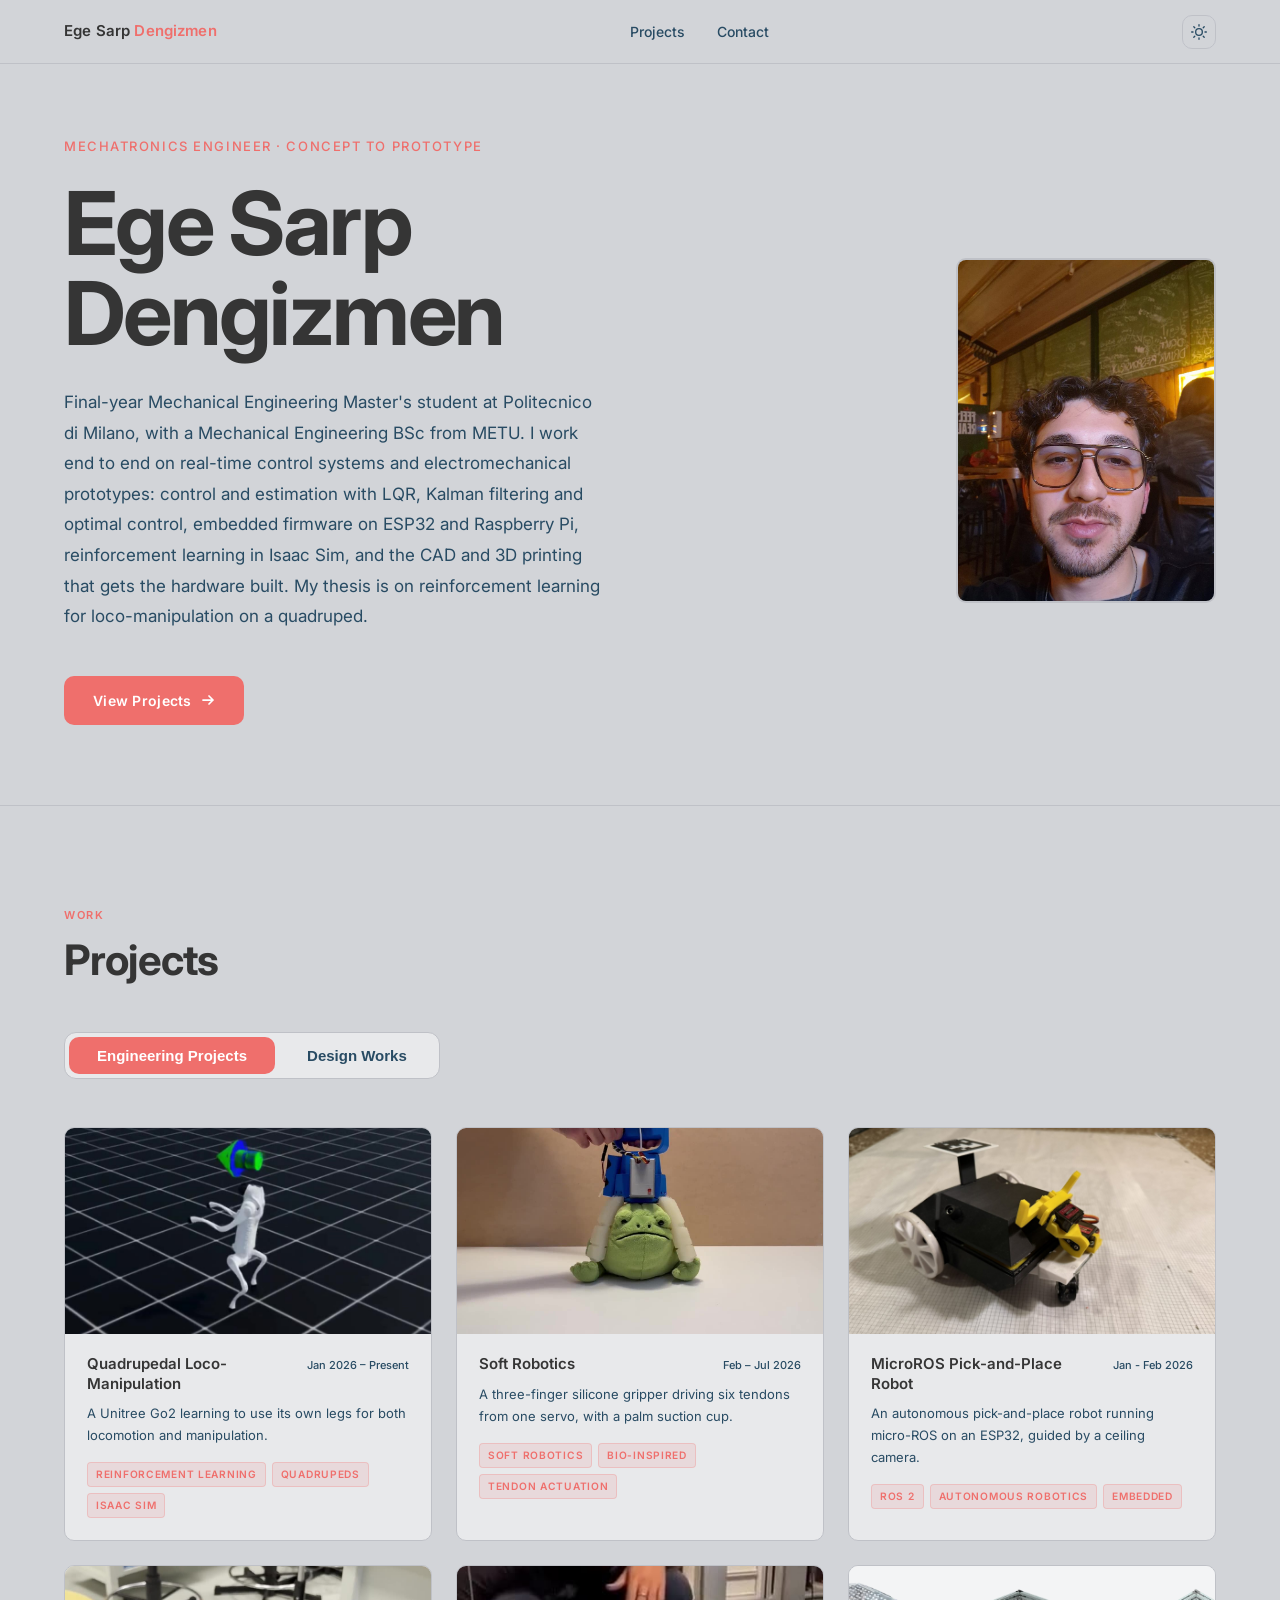
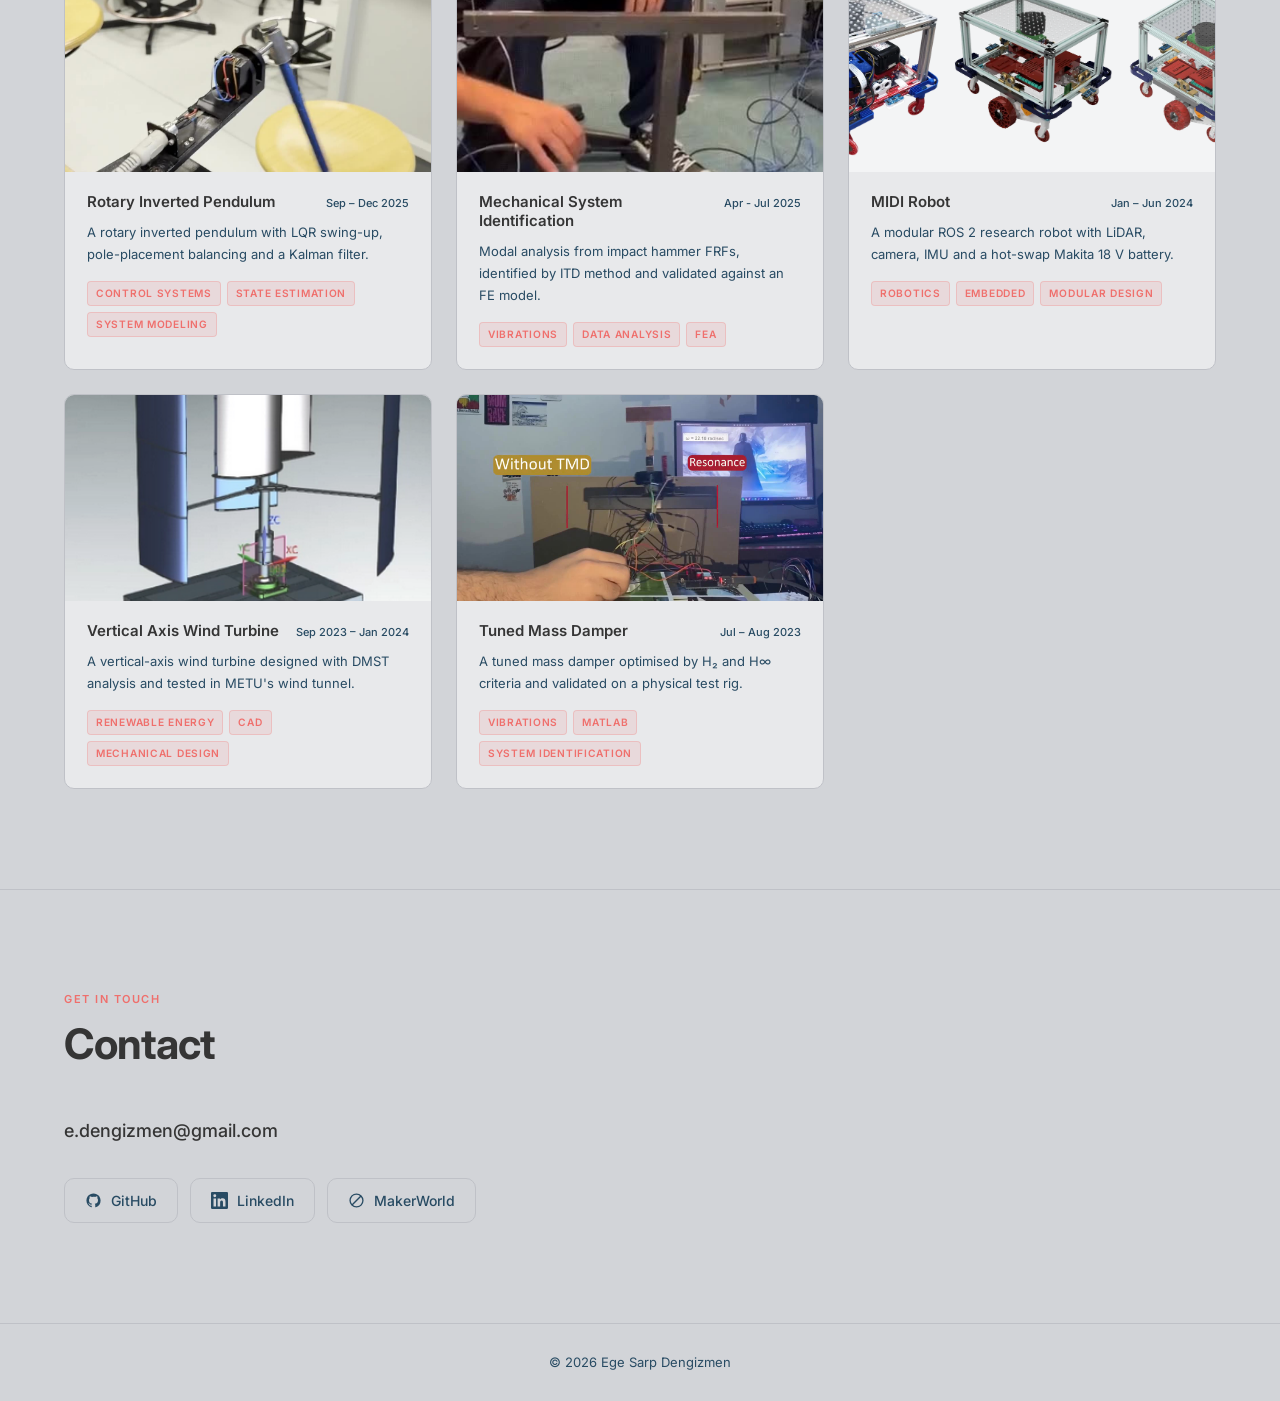
<file: index.html>
<!DOCTYPE html>
<html lang="en">
<head>
  <meta charset="UTF-8" />
  <meta name="viewport" content="width=device-width, initial-scale=1.0" />
  <title>Ege Sarp Dengizmen — Portfolio</title>
  <meta name="description" content="Portfolio of Ege Sarp Dengizmen, mechatronics engineer: CAD, autonomous robotics, machine learning, control systems, 3D printing and embedded integration." />
  <link rel="preconnect" href="https://fonts.googleapis.com" />
  <link rel="preconnect" href="https://fonts.gstatic.com" crossorigin />
  <link href="https://fonts.googleapis.com/css2?family=Inter:wght@300;400;500;600;700&display=swap" rel="stylesheet" />
  <script>(function(){var t=localStorage.getItem('theme');if(t)document.documentElement.setAttribute('data-theme',t);})();</script>

  <style>
    /* ── Design Tokens ────────────────────────────────────────────────────── */
    :root {
      /* colours */
      --bg:           #D2D4D8;
      --surface:      #E8E9EB;
      --surface-2:    #F3F4F5;
      --accent:       #EF6F6C;
      --accent-glow:  rgba(239, 111, 108, 0.12);
      --text:         #353535;
      --text-muted:   #284B63;
      --border:       #BFC1C7;
      --navbar-bg:    rgba(210, 212, 216, 0.92);
      --tag-border:   rgba(239, 111, 108, 0.25);

      /* type */
      --font: 'Inter', system-ui, sans-serif;

      /* layout */
      --nav-h:   64px;
      --max-w:   1200px;
      --gap:     24px;
      --radius:  10px;

      /* motion */
      --ease: 0.22s ease;
    }

    /* ── Dark mode ──────────────────────────────────────────────────────────── */
    [data-theme="dark"] {
      --bg:          #242424;
      --surface:     #353535;
      --surface-2:   #424242;
      --accent:      #98CE00;
      --accent-glow: rgba(152, 206, 0, 0.14);
      --text:        #E8E9EB;
      --text-muted:  #9EA5B0;
      --border:      #484848;
      --navbar-bg:   rgba(36, 36, 36, 0.92);
      --tag-border:  rgba(152, 206, 0, 0.25);
    }
    @media (prefers-color-scheme: dark) {
      :root:not([data-theme="light"]) {
        --bg:          #242424;
        --surface:     #353535;
        --surface-2:   #424242;
        --accent:      #98CE00;
        --accent-glow: rgba(152, 206, 0, 0.14);
        --text:        #E8E9EB;
        --text-muted:  #9EA5B0;
        --border:      #484848;
        --navbar-bg:   rgba(36, 36, 36, 0.92);
        --tag-border:  rgba(152, 206, 0, 0.25);
      }
    }

    /* ── Reset ────────────────────────────────────────────────────────────── */
    *, *::before, *::after { box-sizing: border-box; margin: 0; padding: 0; }
    html { scroll-behavior: smooth; }
    body {
      background: var(--bg);
      color: var(--text);
      font-family: var(--font);
      font-size: 16px;
      line-height: 1.65;
      -webkit-font-smoothing: antialiased;
    }
    a { color: inherit; text-decoration: none; }
    img, video { display: block; width: 100%; }

    /* ── Utilities ────────────────────────────────────────────────────────── */
    .container {
      width: 100%;
      max-width: var(--max-w);
      margin: 0 auto;
      padding: 0 var(--gap);
    }

    /* ── Navbar ───────────────────────────────────────────────────────────── */
    #navbar {
      position: fixed;
      top: 0; left: 0; right: 0;
      height: var(--nav-h);
      background: var(--navbar-bg);
      backdrop-filter: blur(14px);
      -webkit-backdrop-filter: blur(14px);
      border-bottom: 1px solid var(--border);
      z-index: 100;
    }
    #navbar .container {
      height: 100%;
      display: flex;
      align-items: center;
      justify-content: space-between;
    }
    /* SWAP: update your name/logo here */
    .nav-logo {
      font-size: 0.9375rem;
      font-weight: 600;
      letter-spacing: 0.01em;
    }
    .nav-logo span { color: var(--accent); }

    .nav-links {
      display: flex;
      gap: 32px;
      list-style: none;
    }
    .nav-links a {
      font-size: 0.875rem;
      font-weight: 500;
      color: var(--text-muted);
      transition: color var(--ease);
    }
    .nav-links a:hover { color: var(--accent); }

    /* hamburger button */
    .hamburger {
      display: none;
      flex-direction: column;
      justify-content: center;
      gap: 5px;
      background: none;
      border: none;
      cursor: pointer;
      padding: 6px;
    }
    .hamburger span {
      display: block;
      width: 22px;
      height: 2px;
      background: var(--text);
      border-radius: 2px;
      transition: transform var(--ease), opacity var(--ease);
    }
    .hamburger.open span:nth-child(1) { transform: translateY(7px) rotate(45deg); }
    .hamburger.open span:nth-child(2) { opacity: 0; }
    .hamburger.open span:nth-child(3) { transform: translateY(-7px) rotate(-45deg); }

    /* mobile dropdown */
    .mobile-nav {
      display: none;
      position: fixed;
      top: var(--nav-h);
      left: 0; right: 0;
      background: var(--surface);
      border-bottom: 1px solid var(--border);
      z-index: 99;
      padding: 20px var(--gap) 24px;
      flex-direction: column;
      gap: 20px;
    }
    .mobile-nav.open { display: flex; }
    .mobile-nav a {
      font-size: 1rem;
      font-weight: 500;
      color: var(--text-muted);
      transition: color var(--ease);
    }
    .mobile-nav a:hover { color: var(--accent); }

    /* ── Sections ─────────────────────────────────────────────────────────── */
    section { padding: 100px 0; }

    .section-label {
      font-size: 0.6875rem;
      font-weight: 600;
      letter-spacing: 0.14em;
      text-transform: uppercase;
      color: var(--accent);
      margin-bottom: 12px;
    }
    .section-title {
      font-size: clamp(1.875rem, 4vw, 2.625rem);
      font-weight: 700;
      line-height: 1.15;
      letter-spacing: -0.02em;
      margin-bottom: 48px;
    }

    /* ── Hero ─────────────────────────────────────────────────────────────── */
    #hero {
      display: flex;
      align-items: center;
      padding-top: calc(var(--nav-h) + 72px);
      padding-bottom: 80px;
      border-bottom: 1px solid var(--border);
    }
    .hero-inner {
      display: grid;
      grid-template-columns: 1fr auto;
      align-items: center;
      gap: 64px;
      width: 100%;
    }
    .hero-text { max-width: 600px; }
    .hero-photo {
      width: 260px;
      border-radius: var(--radius);
      overflow: hidden;
      border: 2px solid var(--border);
      flex-shrink: 0;
    }
    .hero-photo img { width: 100%; height: auto; }

    /* on desktop, hero-top is just the name group (photo hidden — it's in the right column) */
    .hero-top { display: block; margin-bottom: 0; }
    .hero-top .hero-photo { display: none; }
    .hero-photo-desktop { display: block; }

    .hero-tagline {
      font-size: 0.8125rem;
      font-weight: 500;
      letter-spacing: 0.12em;
      text-transform: uppercase;
      color: var(--accent);
      margin-bottom: 22px;
    }
    /* SWAP: replace with your name */
    .hero-name {
      font-size: clamp(2.75rem, 7.5vw, 5.5rem);
      font-weight: 700;
      line-height: 1.02;
      letter-spacing: -0.03em;
      margin-bottom: 28px;
    }
    /* SWAP: replace with your bio */
    .hero-bio {
      font-size: 1.0625rem;
      color: var(--text-muted);
      max-width: 540px;
      line-height: 1.8;
      margin-bottom: 44px;
    }
    .btn {
      display: inline-flex;
      align-items: center;
      gap: 9px;
      padding: 12px 28px;
      border-radius: var(--radius);
      font-size: 0.875rem;
      font-weight: 600;
      letter-spacing: 0.02em;
      cursor: pointer;
      transition: background var(--ease), color var(--ease), border-color var(--ease);
      border: 1.5px solid transparent;
    }
    .btn-primary {
      background: var(--accent);
      color: #fff;
    }
    .btn-primary:hover {
      background: transparent;
      color: var(--accent);
      border-color: var(--accent);
    }

    /* ── Projects ─────────────────────────────────────────────────────────── */
    #projects { border-bottom: 1px solid var(--border); }

    /* tabs */
    .tabs {
      display: flex;
      gap: 4px;
      background: var(--surface);
      border: 1px solid var(--border);
      border-radius: calc(var(--radius) + 2px);
      padding: 4px;
      width: fit-content;
      margin-bottom: 48px;
    }
    .tab-btn {
      padding: 10px 28px;
      border-radius: var(--radius);
      font-size: 0.9375rem;
      font-weight: 600;
      color: var(--text-muted);
      background: none;
      border: none;
      cursor: pointer;
      transition: background var(--ease), color var(--ease);
      white-space: nowrap;
    }
    .tab-btn.active {
      background: var(--accent);
      color: #fff;
    }
    .tab-btn:not(.active):hover {
      background: var(--surface-2);
      color: var(--text);
    }

    /* panels */
    .tab-panel { display: none; }
    .tab-panel.active {
      display: block;
      animation: panelIn 0.28s ease;
    }
    @keyframes panelIn {
      from { opacity: 0; transform: translateY(10px); }
      to   { opacity: 1; transform: translateY(0); }
    }

    /* grid */
    .projects-grid {
      display: grid;
      grid-template-columns: repeat(3, 1fr);
      gap: var(--gap);
    }

    /* card link wrapper */
    a.card-link {
      display: contents;
      color: inherit;
      text-decoration: none;
    }
    a.card-link .card { cursor: pointer; }

    /* card */
    .card {
      background: var(--surface);
      border: 1px solid var(--border);
      border-radius: var(--radius);
      overflow: hidden;
      transition: transform var(--ease), border-color var(--ease), box-shadow var(--ease);
      /* pre-reveal state; JS adds .visible */
      opacity: 0;
    }
    .card.visible {
      animation: cardReveal 0.5s ease forwards;
    }
    @keyframes cardReveal {
      from { opacity: 0; transform: translateY(22px); }
      to   { opacity: 1; transform: translateY(0); }
    }
    .card:hover {
      transform: translateY(-5px);
      border-color: var(--accent);
      box-shadow: 0 0 28px var(--accent-glow);
    }

    .card-media {
      width: 100%;
      aspect-ratio: 16 / 9;
      overflow: hidden;
      background: var(--surface-2);
      position: relative;
    }
    .card-media img,
    .card-media video {
      width: 100%;
      height: 100%;
      object-fit: cover;
    }

    .card-body { padding: 20px 22px 22px; }
    .card-desc {
      font-size: 0.8125rem;
      color: var(--text-muted);
      line-height: 1.7;
      margin-bottom: 16px;
      display: -webkit-box;
      -webkit-line-clamp: 3;
      -webkit-box-orient: vertical;
      overflow: hidden;
    }
    .card-header {
      display: flex;
      align-items: baseline;
      justify-content: space-between;
      gap: 8px;
      margin-bottom: 9px;
    }
    .card-title { font-size: 0.9375rem; font-weight: 600; line-height: 1.3; }
    .card-date {
      font-size: 0.6875rem;
      font-weight: 500;
      color: var(--text-muted);
      white-space: nowrap;
      flex-shrink: 0;
    }
    .card-tags {
      display: flex;
      flex-wrap: wrap;
      gap: 6px;
    }
    .tag {
      font-size: 0.6375rem;
      font-weight: 600;
      letter-spacing: 0.07em;
      text-transform: uppercase;
      color: var(--accent);
      background: var(--accent-glow);
      border: 1px solid var(--tag-border);
      border-radius: 4px;
      padding: 3px 8px;
    }

    /* ── Contact ──────────────────────────────────────────────────────────── */
    .contact-inner { max-width: 540px; }
    .contact-email {
      display: inline-block;
      font-size: 1.125rem;
      font-weight: 500;
      color: var(--text);
      margin-bottom: 32px;
      transition: color var(--ease);
    }
    .contact-email:hover { color: var(--accent); }

    .social-links {
      display: flex;
      flex-wrap: wrap;
      gap: 12px;
    }
    .social-link {
      display: flex;
      align-items: center;
      gap: 9px;
      padding: 10px 20px;
      border: 1.5px solid var(--border);
      border-radius: var(--radius);
      font-size: 0.875rem;
      font-weight: 500;
      color: var(--text-muted);
      transition: border-color var(--ease), color var(--ease);
    }
    .social-link:hover {
      border-color: var(--accent);
      color: var(--accent);
    }
    .social-link svg {
      width: 17px;
      height: 17px;
      flex-shrink: 0;
      fill: currentColor;
    }

    /* ── Footer ───────────────────────────────────────────────────────────── */
    footer {
      border-top: 1px solid var(--border);
      padding: 28px 0;
      text-align: center;
      font-size: 0.8125rem;
      color: var(--text-muted);
    }

    /* ── Theme toggle ────────────────────────────────────────────────────── */
    #theme-toggle {
      display: flex;
      align-items: center;
      justify-content: center;
      background: none;
      border: 1px solid var(--border);
      border-radius: var(--radius);
      cursor: pointer;
      padding: 6px;
      color: var(--text-muted);
      transition: color var(--ease), border-color var(--ease);
      width: 34px;
      height: 34px;
      flex-shrink: 0;
    }
    #theme-toggle:hover { color: var(--accent); border-color: var(--accent); }
    #theme-toggle svg { width: 16px; height: 16px; display: block; }
    #theme-toggle .icon-moon { display: none; }
    [data-theme="dark"] #theme-toggle .icon-sun { display: none; }
    [data-theme="dark"] #theme-toggle .icon-moon { display: block; }
    @media (prefers-color-scheme: dark) {
      :root:not([data-theme="light"]) #theme-toggle .icon-sun { display: none; }
      :root:not([data-theme="light"]) #theme-toggle .icon-moon { display: block; }
    }

    /* ── Responsive ───────────────────────────────────────────────────────── */
    @media (max-width: 1023px) {
      .projects-grid { grid-template-columns: repeat(2, 1fr); }
    }
    @media (max-width: 767px) {
      section { padding: 72px 0; }
      .projects-grid { grid-template-columns: 1fr; }
      .nav-links { display: none; }
      .hamburger { display: flex; }
      .tabs { width: 100%; }
      .tab-btn { flex: 1; justify-content: center; padding: 10px 12px; }
      #hero { padding-top: calc(var(--nav-h) + 40px); padding-bottom: 52px; }
      .hero-inner { grid-template-columns: 1fr; gap: 0; }
      .hero-photo-desktop { display: none; }
      .hero-top {
        display: grid;
        grid-template-columns: 1fr auto;
        align-items: center;
        gap: 20px;
        margin-bottom: 20px;
      }
      .hero-top .hero-photo { width: 110px; }
    }
    @media (max-width: 420px) {
      .hero-name { letter-spacing: -0.02em; }
    }
  </style>
</head>
<body>

  <!-- ── Navbar ─────────────────────────────────────────────────────────── -->
  <nav id="navbar" aria-label="Primary navigation">
    <div class="container">
      <!-- SWAP: update logo text -->
      <a href="#hero" class="nav-logo">Ege Sarp <span>Dengizmen</span></a>

      <ul class="nav-links" role="list">
        <li><a href="#projects">Projects</a></li>
        <li><a href="#contact">Contact</a></li>
      </ul>

      <button id="theme-toggle" aria-label="Toggle dark mode">
        <svg class="icon-sun" viewBox="0 0 24 24" fill="none" stroke="currentColor" stroke-width="2" stroke-linecap="round" stroke-linejoin="round"><circle cx="12" cy="12" r="5"/><line x1="12" y1="1" x2="12" y2="3"/><line x1="12" y1="21" x2="12" y2="23"/><line x1="4.22" y1="4.22" x2="5.64" y2="5.64"/><line x1="18.36" y1="18.36" x2="19.78" y2="19.78"/><line x1="1" y1="12" x2="3" y2="12"/><line x1="21" y1="12" x2="23" y2="12"/><line x1="4.22" y1="19.78" x2="5.64" y2="18.36"/><line x1="18.36" y1="5.64" x2="19.78" y2="4.22"/></svg>
        <svg class="icon-moon" viewBox="0 0 24 24" fill="none" stroke="currentColor" stroke-width="2" stroke-linecap="round" stroke-linejoin="round"><path d="M21 12.79A9 9 0 1 1 11.21 3 7 7 0 0 0 21 12.79z"/></svg>
      </button>
      <button class="hamburger" id="hamburger" aria-label="Toggle navigation menu" aria-expanded="false">
        <span></span><span></span><span></span>
      </button>
    </div>
  </nav>

  <!-- mobile nav panel -->
  <nav class="mobile-nav" id="mobileNav" aria-label="Mobile navigation">
    <a href="#projects" class="mob-link">Projects</a>
    <a href="#contact"  class="mob-link">Contact</a>
  </nav>


  <!-- ── Hero ───────────────────────────────────────────────────────────── -->
  <section id="hero">
    <div class="container">
      <div class="hero-inner">
        <div class="hero-text">
          <div class="hero-top">
            <div class="hero-name-group">
              <p class="hero-tagline">Mechatronics Engineer · Concept to Prototype</p>
              <h1 class="hero-name">Ege Sarp<br>Dengizmen</h1>
            </div>
            <div class="hero-photo">
              <img src="AboutMe/imagesarp.JPEG" alt="Ege Sarp Dengizmen" loading="eager">
            </div>
          </div>
          <p class="hero-bio">
            Final-year Mechanical Engineering Master's student at Politecnico di Milano,
            with a Mechanical Engineering BSc from METU. I work end to end on real-time
            control systems and electromechanical prototypes: control and estimation with
            LQR, Kalman filtering and optimal control, embedded firmware on ESP32 and
            Raspberry Pi, reinforcement learning in Isaac Sim, and the CAD and 3D printing
            that gets the hardware built. My thesis is on reinforcement learning for
            loco-manipulation on a quadruped.
          </p>
          <a href="#projects" class="btn btn-primary">
            View Projects
            <svg width="14" height="14" viewBox="0 0 14 14" fill="none" aria-hidden="true">
              <path d="M2 7h10M8 3l4 4-4 4" stroke="currentColor" stroke-width="1.75"
                    stroke-linecap="round" stroke-linejoin="round"/>
            </svg>
          </a>
        </div>
        <div class="hero-photo hero-photo-desktop">
          <img src="AboutMe/imagesarp.JPEG" alt="Ege Sarp Dengizmen" loading="eager">
        </div>
      </div>
    </div>
  </section>


  <!-- ── Projects ───────────────────────────────────────────────────────── -->
  <section id="projects">
    <div class="container">
      <p class="section-label">Work</p>
      <h2 class="section-title">Projects</h2>

      <!-- tab bar -->
      <div class="tabs" role="tablist" aria-label="Project categories">
        <button class="tab-btn active"
                role="tab" aria-selected="true"
                aria-controls="panel-engineering"
                id="tab-engineering">
          Engineering Projects
        </button>
        <button class="tab-btn"
                role="tab" aria-selected="false"
                aria-controls="panel-design"
                id="tab-design">
          Design Works
        </button>
      </div>

      <!-- Engineering panel (default — more projects) -->
      <div class="tab-panel active" id="panel-engineering"
           role="tabpanel" aria-labelledby="tab-engineering">
        <div class="projects-grid" id="grid-engineering"></div>
      </div>

      <!-- Design panel -->
      <div class="tab-panel" id="panel-design"
           role="tabpanel" aria-labelledby="tab-design">
        <div class="projects-grid" id="grid-design"></div>
      </div>
    </div>
  </section>


  <!-- ── Contact ────────────────────────────────────────────────────────── -->
  <section id="contact">
    <div class="container">
      <div class="contact-inner">
        <p class="section-label">Get in touch</p>
        <h2 class="section-title">Contact</h2>

        <!-- SWAP: your email -->
        <a href="mailto:e.dengizmen@gmail.com" class="contact-email">
          e.dengizmen@gmail.com
        </a>

        <div class="social-links">
          <!-- SWAP: replace href values with your real profile URLs -->
          <a href="https://github.com/sarpdengizmen"
             target="_blank" rel="noopener noreferrer"
             class="social-link" aria-label="GitHub profile">
            <svg viewBox="0 0 24 24" aria-hidden="true">
              <path d="M12 2C6.477 2 2 6.484 2 12.017c0 4.425 2.865 8.18 6.839
                9.504.5.092.682-.217.682-.483 0-.237-.008-.868-.013-1.703-2.782.605
                -3.369-1.343-3.369-1.343-.454-1.158-1.11-1.466-1.11-1.466-.908-.62
                .069-.608.069-.608 1.003.07 1.531 1.032 1.531 1.032.892 1.53 2.341
                1.088 2.91.832.092-.647.35-1.088.636-1.338-2.22-.253-4.555-1.113
                -4.555-4.951 0-1.093.39-1.988 1.029-2.688-.103-.253-.446-1.272.098
                -2.65 0 0 .84-.27 2.75 1.026A9.564 9.564 0 0112 6.844c.85.004
                1.705.115 2.504.337 1.909-1.296 2.747-1.027 2.747-1.027.546 1.379
                .202 2.398.1 2.651.64.7 1.028 1.595 1.028 2.688 0 3.848-2.339
                4.695-4.566 4.943.359.309.678.92.678 1.855 0 1.338-.012 2.419-.012
                2.747 0 .268.18.58.688.482A10.019 10.019 0 0022 12.017C22 6.484
                17.522 2 12 2z"/>
            </svg>
            GitHub
          </a>

          <a href="https://www.linkedin.com/in/ege-sarp-dengizmen-25390883/"
             target="_blank" rel="noopener noreferrer"
             class="social-link" aria-label="LinkedIn profile">
            <svg viewBox="0 0 24 24" aria-hidden="true">
              <path d="M20.447 20.452h-3.554v-5.569c0-1.328-.027-3.037-1.852-3.037
                -1.853 0-2.136 1.445-2.136 2.939v5.667H9.351V9h3.414v1.561h.046
                c.477-.9 1.637-1.85 3.37-1.85 3.601 0 4.267 2.37 4.267 5.455v6.286z
                M5.337 7.433a2.062 2.062 0 01-2.063-2.065 2.064 2.064 0 112.063
                2.065zm1.782 13.019H3.555V9h3.564v11.452zM22.225 0H1.771C.792 0 0
                .774 0 1.729v20.542C0 23.227.792 24 1.771 24h20.451C23.2 24 24
                23.227 24 22.271V1.729C24 .774 23.2 0 22.222 0h.003z"/>
            </svg>
            LinkedIn
          </a>

          <a href="https://makerworld.com/en/@emcdog"
             target="_blank" rel="noopener noreferrer"
             class="social-link" aria-label="MakerWorld profile">
            <svg viewBox="0 0 24 24" fill="currentColor" aria-hidden="true">
              <path d="M12 2a10 10 0 1 0 0 20A10 10 0 0 0 12 2zm0 2c1.85 0 3.56.63 4.93 1.67L5.67 16.93A8 8 0 0 1 12 4zm0 16a8 8 0 0 1-4.93-1.67L18.33 7.07A8 8 0 0 1 12 20z"/>
            </svg>
            MakerWorld
          </a>
        </div>
      </div>
    </div>
  </section>


  <!-- ── Footer ─────────────────────────────────────────────────────────── -->
  <footer>
    <div class="container">
      <p>© 2026 Ege Sarp Dengizmen</p>
    </div>
  </footer>


  <!-- ── Project Data & Logic ───────────────────────────────────────────── -->
  <script src="content/projects.js"></script>
  <script>

    // =========================================================
    //  CARD BUILDER
    // =========================================================

    function buildMediaHtml(m) {
      if (m.type === "video") {
        return `<video autoplay muted loop playsinline preload="metadata"${
          m.poster ? ` poster="${m.poster}"` : ""
        }><source src="${m.src}"></video>`;
      }
      // image or gif — both rendered as <img>
      return `<img src="${m.src}" alt="" loading="lazy">`;
    }

    function buildCard(project) {
      const tagsHtml = project.cardTags
        .map(t => `<span class="tag">${t}</span>`)
        .join("");
      const inner = `
        <article class="card">
          <div class="card-media">${buildMediaHtml(project.media)}</div>
          <div class="card-body">
            <div class="card-header">
              <h3 class="card-title">${project.title}</h3>
              ${project.date ? `<span class="card-date">${project.date}</span>` : ""}
            </div>
            <p class="card-desc">${project.card}</p>
            <div class="card-tags">${tagsHtml}</div>
          </div>
        </article>`;
      return project.slug
        ? `<a href="projects/${project.slug}.html" class="card-link">${inner}</a>`
        : inner;
    }

    function renderGrid(projects, containerId) {
      document.getElementById(containerId).innerHTML =
        projects.map(buildCard).join("");
    }

    const byCategory = c => PROJECTS.filter(p => p.category === c);

    renderGrid(byCategory("engineering"), "grid-engineering");
    renderGrid(byCategory("design"),      "grid-design");


    // =========================================================
    //  TAB SWITCHING
    // =========================================================

    const tabBtns   = document.querySelectorAll(".tab-btn");
    const tabPanels = document.querySelectorAll(".tab-panel");

    tabBtns.forEach(btn => {
      btn.addEventListener("click", () => {
        tabBtns.forEach(b => {
          b.classList.remove("active");
          b.setAttribute("aria-selected", "false");
        });
        tabPanels.forEach(p => p.classList.remove("active"));

        btn.classList.add("active");
        btn.setAttribute("aria-selected", "true");
        document.getElementById(btn.getAttribute("aria-controls"))
          .classList.add("active");

        // reveal any cards in the newly shown panel
        observeCards();
      });
    });


    // =========================================================
    //  HAMBURGER MENU
    // =========================================================

    const hamburger = document.getElementById("hamburger");
    const mobileNav = document.getElementById("mobileNav");

    hamburger.addEventListener("click", () => {
      const isOpen = hamburger.classList.toggle("open");
      hamburger.setAttribute("aria-expanded", isOpen);
      mobileNav.classList.toggle("open", isOpen);
    });

    document.querySelectorAll(".mob-link").forEach(link => {
      link.addEventListener("click", () => {
        hamburger.classList.remove("open");
        hamburger.setAttribute("aria-expanded", "false");
        mobileNav.classList.remove("open");
      });
    });


    // =========================================================
    //  SCROLL-REVEAL (Intersection Observer)
    //  Cards fade + slide up as they enter the viewport,
    //  with a staggered delay based on their grid position.
    // =========================================================

    let observer;

    function observeCards() {
      if (observer) observer.disconnect();

      observer = new IntersectionObserver((entries) => {
        entries.forEach(entry => {
          if (!entry.isIntersecting) return;
          const card = entry.target;
          const siblings = [...card.closest(".projects-grid").children];
          const delay    = siblings.indexOf(card) * 75; // ms stagger
          setTimeout(() => card.classList.add("visible"), delay);
          observer.unobserve(card);
        });
      }, { threshold: 0.1 });

      document.querySelectorAll(".card:not(.visible)")
        .forEach(c => observer.observe(c));
    }

    // initial observe on page load
    observeCards();

    // =========================================================
    //  THEME TOGGLE
    // =========================================================
    (function() {
      const html = document.documentElement;
      const btn  = document.getElementById('theme-toggle');
      function isDark() {
        const t = html.getAttribute('data-theme');
        return t ? t === 'dark' : window.matchMedia('(prefers-color-scheme: dark)').matches;
      }
      btn.addEventListener('click', function() {
        const next = isDark() ? 'light' : 'dark';
        html.setAttribute('data-theme', next);
        localStorage.setItem('theme', next);
      });
    })();
  </script>
</body>
</html>
</file>
